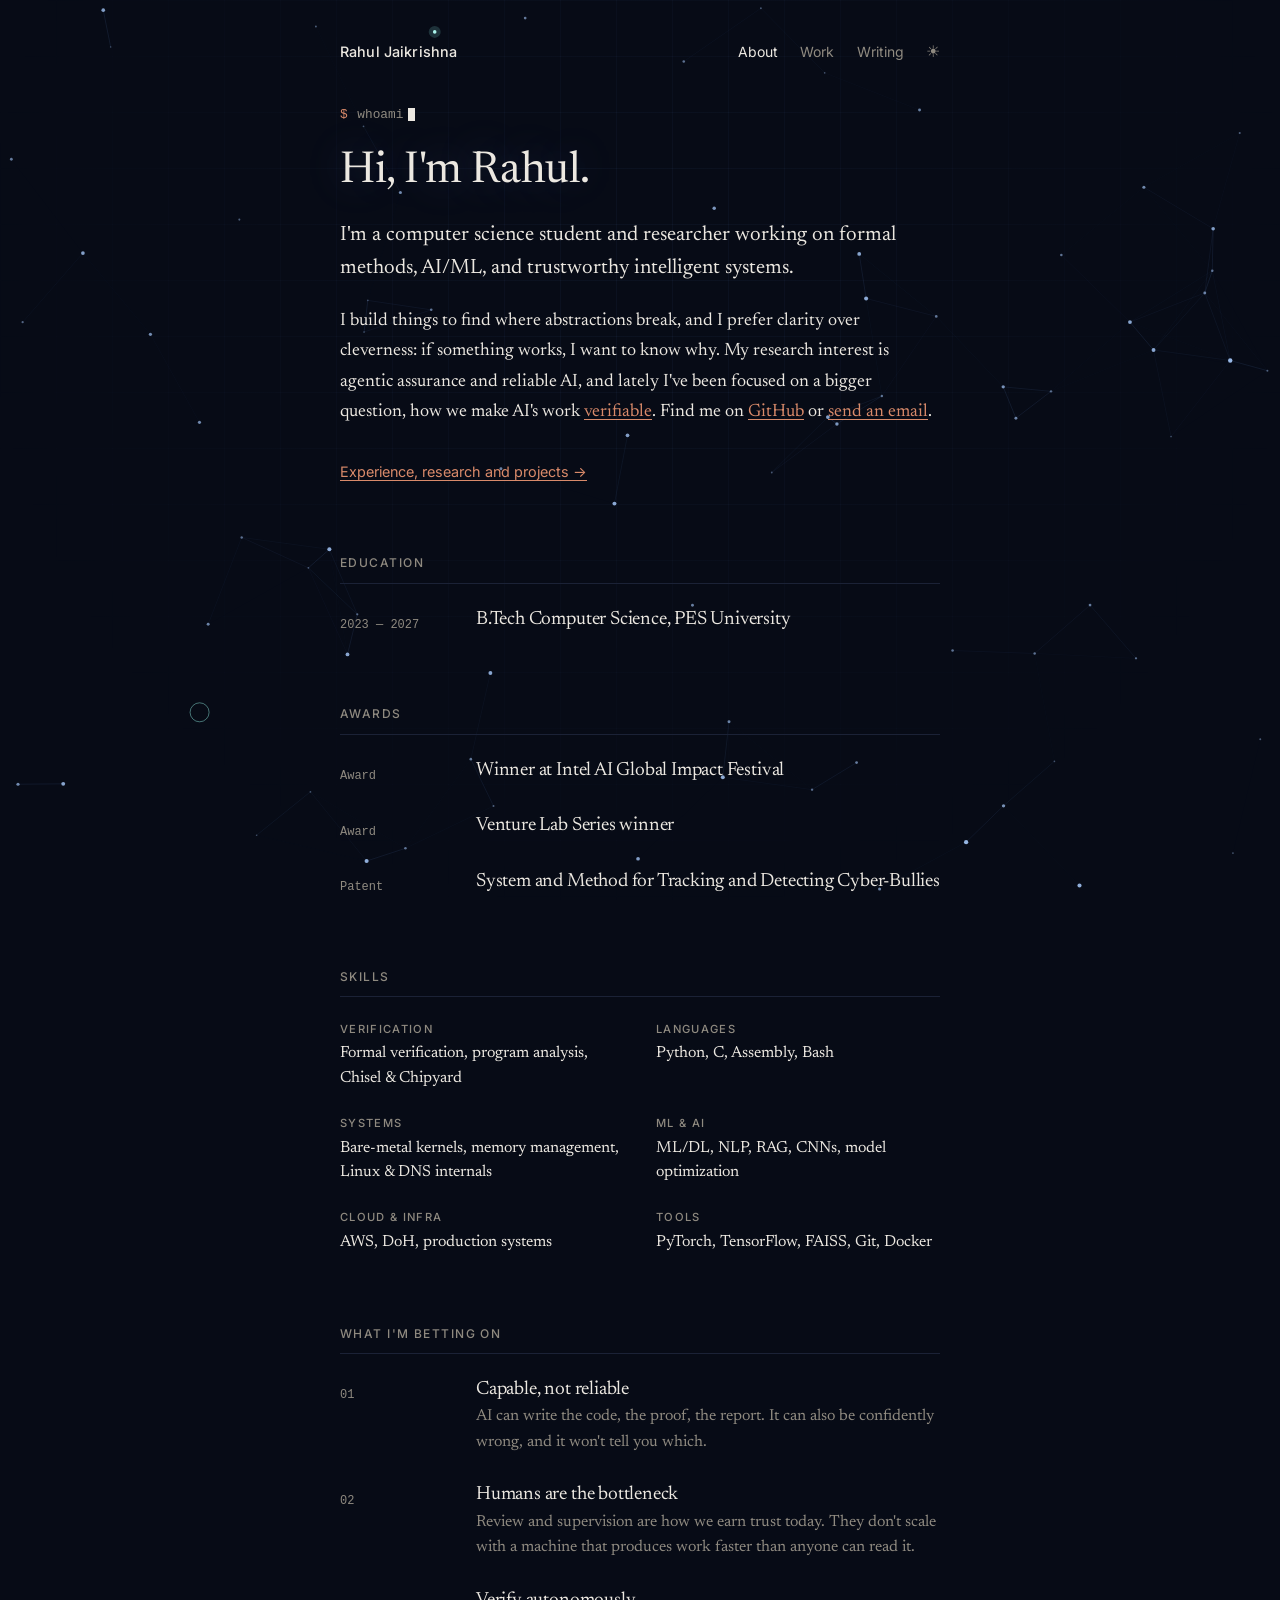
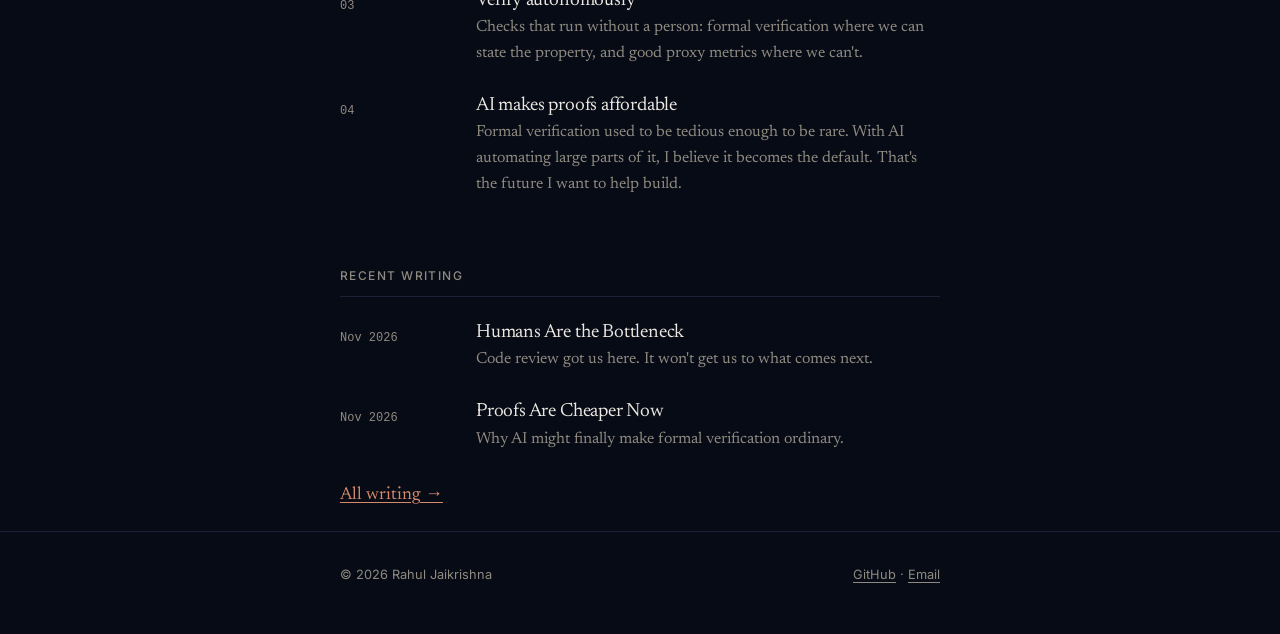
<file: index.html>
<!doctype html>
<html lang="en">
<head>
  <meta charset="utf-8">
  <meta name="viewport" content="width=device-width, initial-scale=1">
  <title>Rahul Jaikrishna</title>
  <meta name="description" content="Computer science student and researcher working on formal methods, AI/ML, and trustworthy intelligent systems.">
  <link rel="preconnect" href="https://fonts.googleapis.com">
  <link rel="preconnect" href="https://fonts.gstatic.com" crossorigin>
  <link href="https://fonts.googleapis.com/css2?family=Inter:wght@400;500&family=Newsreader:ital,opsz,wght@0,6..72,400;1,6..72,400&display=swap" rel="stylesheet">
  <link rel="stylesheet" href="style.css">
  <script src="script.js"></script>
</head>
<body>
  <header>
    <div class="wrap">
      <a class="brand" href="index.html">Rahul Jaikrishna</a>
      <nav>
        <a href="index.html" aria-current="page">About</a>
        <a href="work.html">Work</a>
        <a href="writing.html">Writing</a>
        <button id="theme" type="button"></button>
      </nav>
    </div>
  </header>

  <main class="wrap">
    <p class="eyebrow"><span class="prompt">$</span>whoami<span class="cursor"></span></p>
    <h1>Hi, I'm Rahul.</h1>
    <p class="lede">
      I'm a computer science student and researcher working on formal methods,
      AI/ML, and trustworthy intelligent systems.
    </p>
    <p>
      I build things to find where abstractions break, and I prefer clarity over cleverness:
      if something works, I want to know why. My research interest is agentic assurance and reliable AI,
      and lately I've been focused on a bigger question, how we make AI's work
      <a href="#bet">verifiable</a>. Find me on
      <a href="https://github.com/Tensorflow-Ranger">GitHub</a> or
      <a href="mailto:rahul.jaikrishna@gmail.com">send an email</a>.
    </p>

    <p class="more"><a href="work.html">Experience, research and projects →</a></p>

    <h2 class="label">Education</h2>
    <div class="item">
      <div class="meta">2023 — 2027</div>
      <div>
        <h3>B.Tech Computer Science, PES University</h3>
      </div>
    </div>

    <h2 class="label">Awards</h2>
    <div class="item">
      <div class="meta">Award</div>
      <div>
        <h3>Winner at Intel AI Global Impact Festival</h3>
      </div>
    </div>
    <div class="item">
      <div class="meta">Award</div>
      <div>
        <h3>Venture Lab Series winner</h3>
      </div>
    </div>
    <div class="item">
      <div class="meta">Patent</div>
      <div>
        <h3>System and Method for Tracking and Detecting Cyber-Bullies</h3>
      </div>
    </div>

    <h2 class="label">Skills</h2>
    <dl class="now">
      <div><dt>Verification</dt><dd>Formal verification, program analysis, Chisel &amp; Chipyard</dd></div>
      <div><dt>Languages</dt><dd>Python, C, Assembly, Bash</dd></div>
      <div><dt>Systems</dt><dd>Bare-metal kernels, memory management, Linux &amp; DNS internals</dd></div>
      <div><dt>ML &amp; AI</dt><dd>ML/DL, NLP, RAG, CNNs, model optimization</dd></div>
      <div><dt>Cloud &amp; infra</dt><dd>AWS, DoH, production systems</dd></div>
      <div><dt>Tools</dt><dd>PyTorch, TensorFlow, FAISS, Git, Docker</dd></div>
    </dl>

    <h2 class="label" id="bet">What I'm betting on</h2>
    <div class="item">
      <div class="meta">01</div>
      <div>
        <h3>Capable, not reliable</h3>
        <p>AI can write the code, the proof, the report. It can also be confidently wrong, and it won't tell you which.</p>
      </div>
    </div>
    <div class="item">
      <div class="meta">02</div>
      <div>
        <h3>Humans are the bottleneck</h3>
        <p>Review and supervision are how we earn trust today. They don't scale with a machine that produces work faster than anyone can read it.</p>
      </div>
    </div>
    <div class="item">
      <div class="meta">03</div>
      <div>
        <h3>Verify autonomously</h3>
        <p>Checks that run without a person: formal verification where we can state the property, and good proxy metrics where we can't.</p>
      </div>
    </div>
    <div class="item">
      <div class="meta">04</div>
      <div>
        <h3>AI makes proofs affordable</h3>
        <p>Formal verification used to be tedious enough to be rare. With AI automating large parts of it, I believe it becomes the default. That's the future I want to help build.</p>
      </div>
    </div>

    <h2 class="label">Recent writing</h2>
    <div class="item">
      <div class="meta">Nov 2026</div>
      <div>
        <h3><a href="posts/humans-are-the-bottleneck.html">Humans Are the Bottleneck</a></h3>
        <p>Code review got us here. It won't get us to what comes next.</p>
      </div>
    </div>
    <div class="item">
      <div class="meta">Nov 2026</div>
      <div>
        <h3><a href="posts/proofs-are-cheaper-now.html">Proofs Are Cheaper Now</a></h3>
        <p>Why AI might finally make formal verification ordinary.</p>
      </div>
    </div>
    <p><a href="writing.html">All writing →</a></p>
  </main>

  <footer>
    <div class="wrap">
      <span>© 2026 Rahul Jaikrishna</span>
      <span><a href="https://github.com/Tensorflow-Ranger">GitHub</a> · <a href="mailto:rahul.jaikrishna@gmail.com">Email</a></span>
    </div>
  </footer>
</body>
</html>
</file>
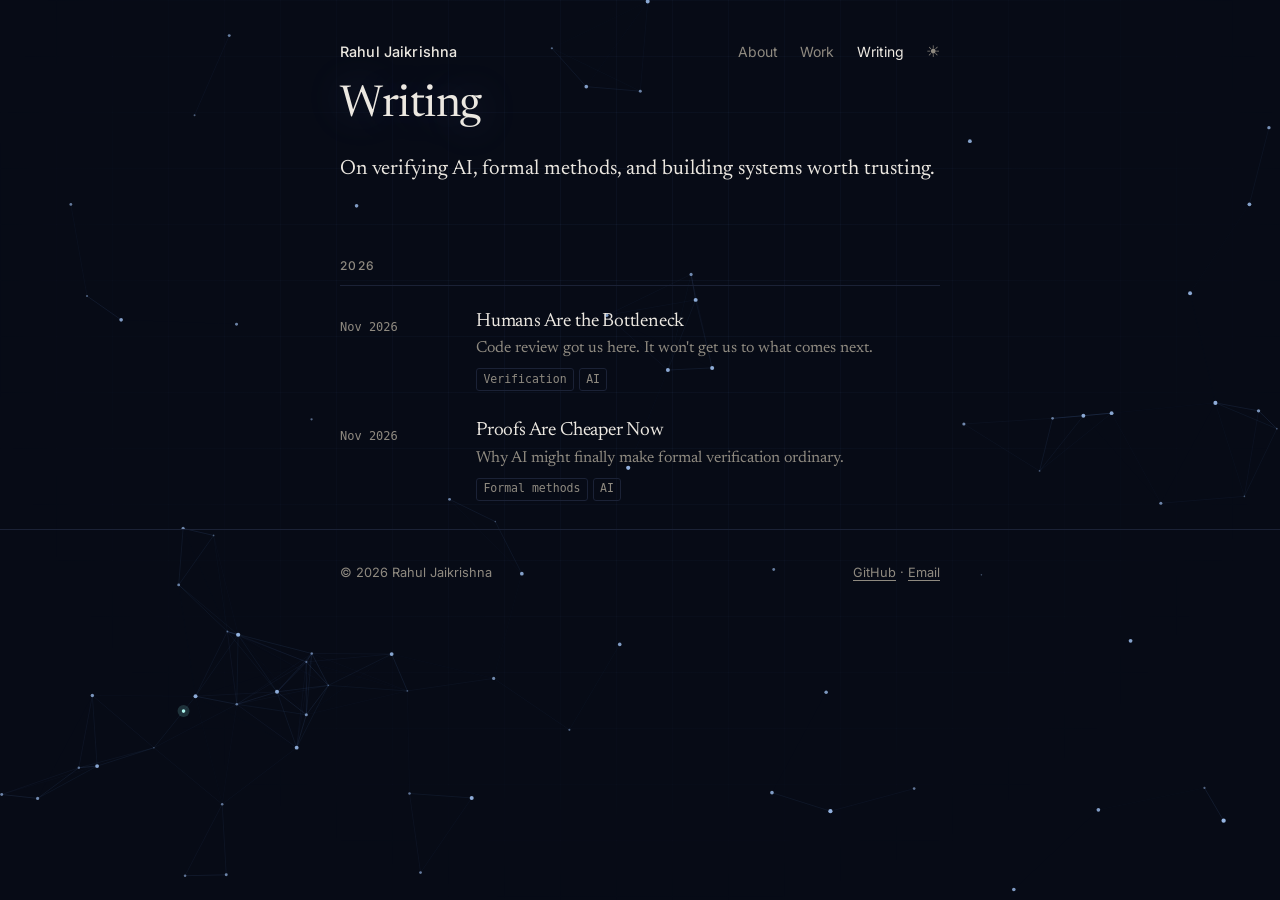
<file: writing.html>
<!doctype html>
<html lang="en">
<head>
  <meta charset="utf-8">
  <meta name="viewport" content="width=device-width, initial-scale=1">
  <title>Writing — Rahul Jaikrishna</title>
  <meta name="description" content="Essays on verifying AI, formal methods, and trustworthy systems.">
  <link rel="preconnect" href="https://fonts.googleapis.com">
  <link rel="preconnect" href="https://fonts.gstatic.com" crossorigin>
  <link href="https://fonts.googleapis.com/css2?family=Inter:wght@400;500&family=Newsreader:ital,opsz,wght@0,6..72,400;1,6..72,400&display=swap" rel="stylesheet">
  <link rel="stylesheet" href="style.css">
  <script src="script.js"></script>
</head>
<body>
  <header>
    <div class="wrap">
      <a class="brand" href="index.html">Rahul Jaikrishna</a>
      <nav>
        <a href="index.html">About</a>
        <a href="work.html">Work</a>
        <a href="writing.html" aria-current="page">Writing</a>
        <button id="theme" type="button"></button>
      </nav>
    </div>
  </header>

  <main class="wrap">
    <h1>Writing</h1>
    <p class="lede">On verifying AI, formal methods, and building systems worth trusting.</p>

    <h2 class="label">2026</h2>
    <div class="item">
      <div class="meta">Nov 2026</div>
      <div>
        <h3><a href="posts/humans-are-the-bottleneck.html">Humans Are the Bottleneck</a></h3>
        <p>Code review got us here. It won't get us to what comes next.</p>
        <div class="tags"><span>Verification</span><span>AI</span></div>
      </div>
    </div>
    <div class="item">
      <div class="meta">Nov 2026</div>
      <div>
        <h3><a href="posts/proofs-are-cheaper-now.html">Proofs Are Cheaper Now</a></h3>
        <p>Why AI might finally make formal verification ordinary.</p>
        <div class="tags"><span>Formal methods</span><span>AI</span></div>
      </div>
    </div>
  </main>

  <footer>
    <div class="wrap">
      <span>© 2026 Rahul Jaikrishna</span>
      <span><a href="https://github.com/Tensorflow-Ranger">GitHub</a> · <a href="mailto:rahul.jaikrishna@gmail.com">Email</a></span>
    </div>
  </footer>
</body>
</html>
</file>
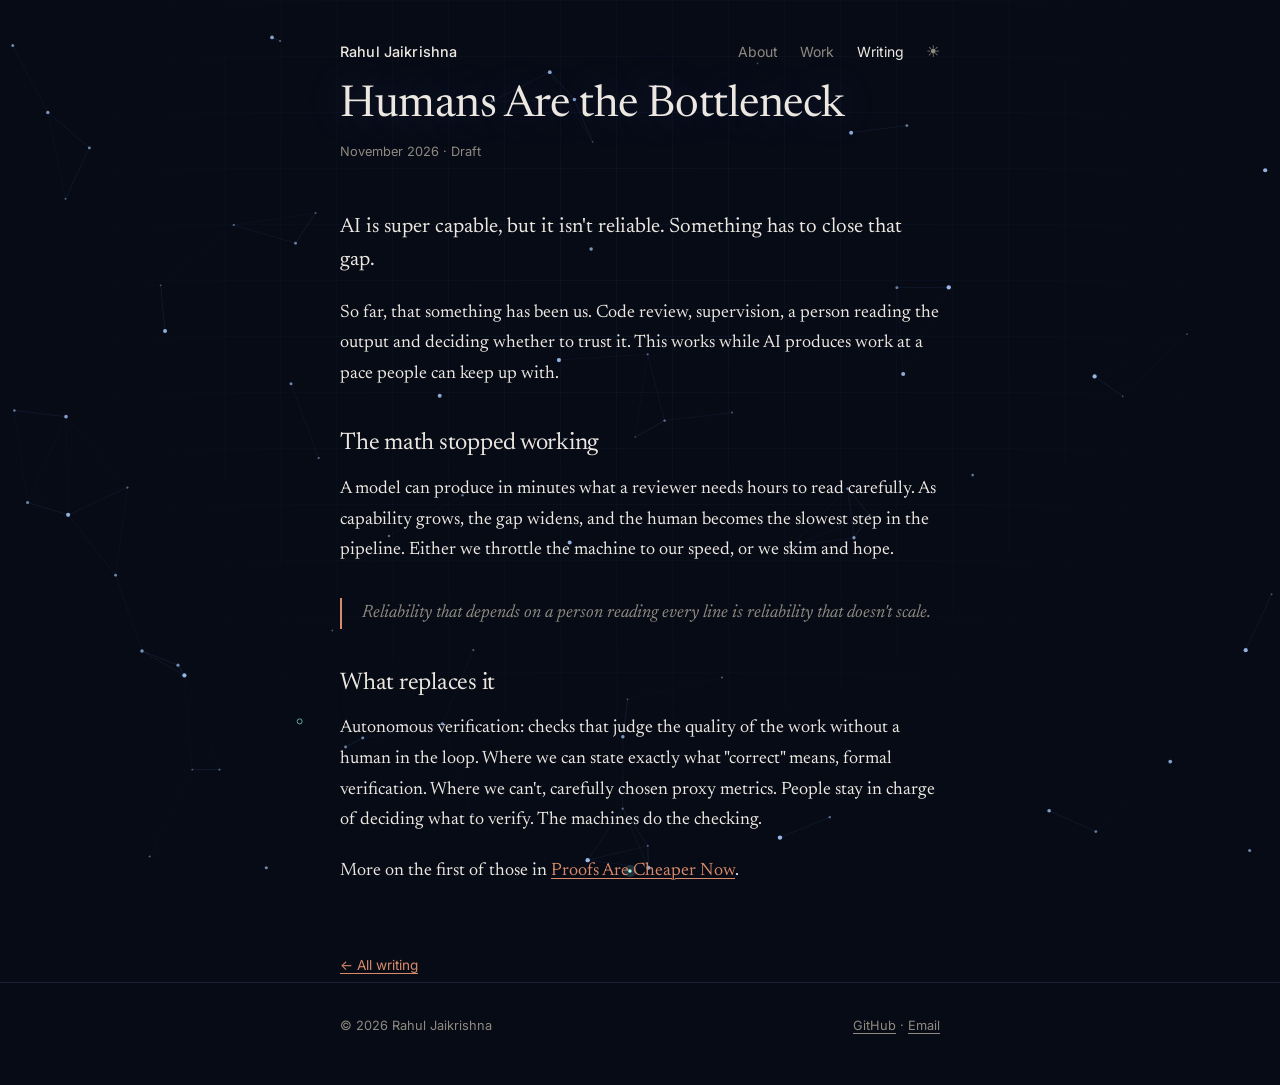
<file: posts/humans-are-the-bottleneck.html>
<!doctype html>
<html lang="en">
<head>
  <meta charset="utf-8">
  <meta name="viewport" content="width=device-width, initial-scale=1">
  <title>Humans Are the Bottleneck — Rahul Jaikrishna</title>
  <meta name="description" content="Code review got us here. It won't get us to what comes next.">
  <link rel="preconnect" href="https://fonts.googleapis.com">
  <link rel="preconnect" href="https://fonts.gstatic.com" crossorigin>
  <link href="https://fonts.googleapis.com/css2?family=Inter:wght@400;500&family=Newsreader:ital,opsz,wght@0,6..72,400;1,6..72,400&display=swap" rel="stylesheet">
  <link rel="stylesheet" href="../style.css">
  <script src="../script.js"></script>
</head>
<body>
  <header>
    <div class="wrap">
      <a class="brand" href="../index.html">Rahul Jaikrishna</a>
      <nav>
        <a href="../index.html">About</a>
        <a href="../work.html">Work</a>
        <a href="../writing.html" aria-current="page">Writing</a>
        <button id="theme" type="button"></button>
      </nav>
    </div>
  </header>

  <main class="wrap">
    <article>
      <h1>Humans Are the Bottleneck</h1>
      <span class="date">November 2026 · Draft</span>

      <p class="lede">AI is super capable, but it isn't reliable. Something has to close that gap.</p>

      <p>So far, that something has been us. Code review, supervision, a person reading the output and deciding whether to trust it. This works while AI produces work at a pace people can keep up with.</p>

      <h2>The math stopped working</h2>
      <p>A model can produce in minutes what a reviewer needs hours to read carefully. As capability grows, the gap widens, and the human becomes the slowest step in the pipeline. Either we throttle the machine to our speed, or we skim and hope.</p>

      <blockquote>Reliability that depends on a person reading every line is reliability that doesn't scale.</blockquote>

      <h2>What replaces it</h2>
      <p>Autonomous verification: checks that judge the quality of the work without a human in the loop. Where we can state exactly what "correct" means, formal verification. Where we can't, carefully chosen proxy metrics. People stay in charge of deciding what to verify. The machines do the checking.</p>

      <p>More on the first of those in <a href="proofs-are-cheaper-now.html">Proofs Are Cheaper Now</a>.</p>

      <a class="back" href="../writing.html">← All writing</a>
    </article>
  </main>

  <footer>
    <div class="wrap">
      <span>© 2026 Rahul Jaikrishna</span>
      <span><a href="https://github.com/Tensorflow-Ranger">GitHub</a> · <a href="mailto:rahul.jaikrishna@gmail.com">Email</a></span>
    </div>
  </footer>
</body>
</html>
</file>
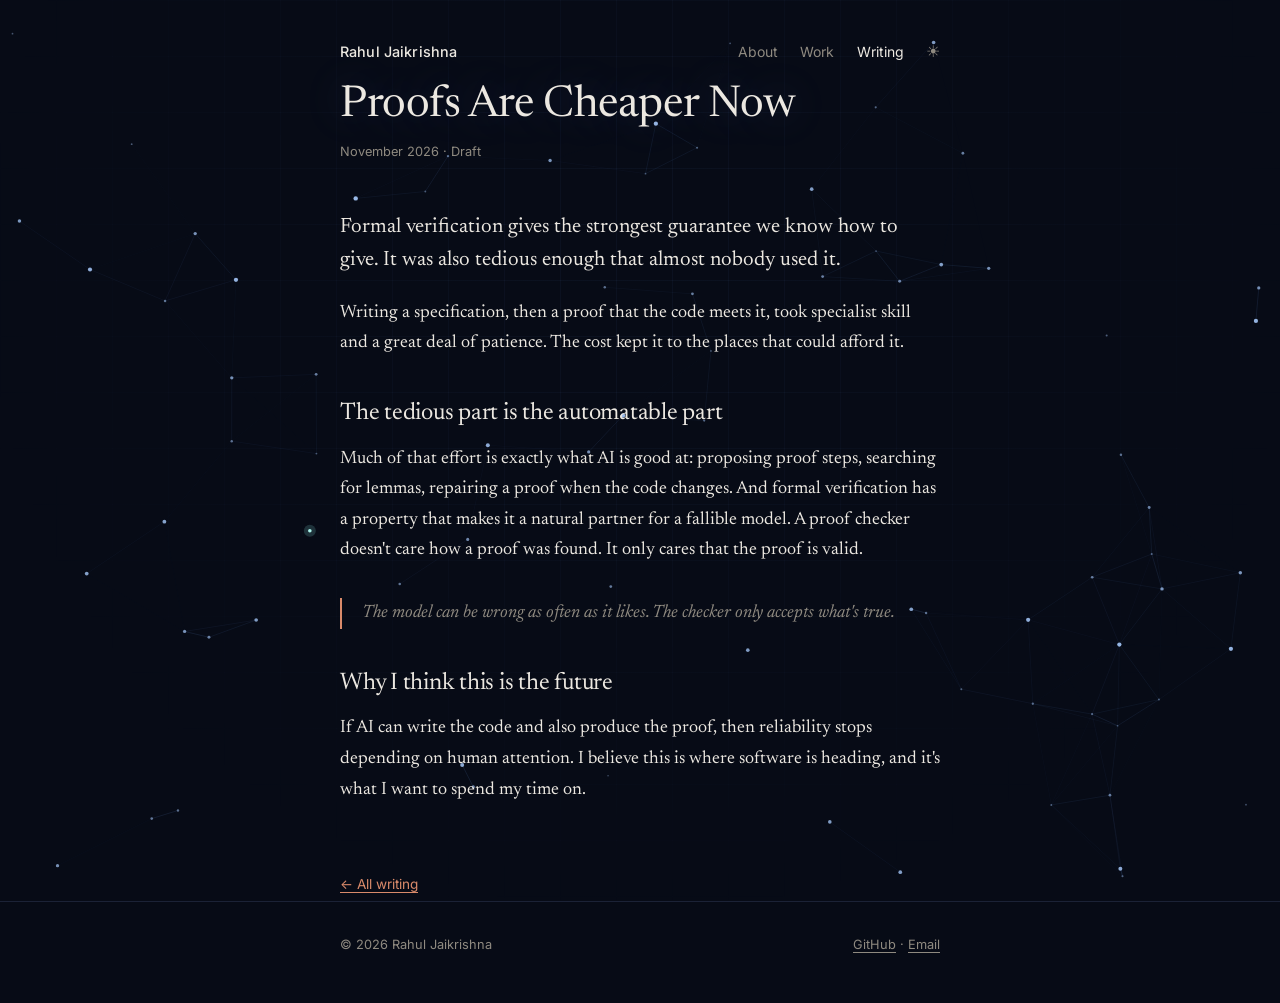
<file: posts/proofs-are-cheaper-now.html>
<!doctype html>
<html lang="en">
<head>
  <meta charset="utf-8">
  <meta name="viewport" content="width=device-width, initial-scale=1">
  <title>Proofs Are Cheaper Now — Rahul Jaikrishna</title>
  <meta name="description" content="Why AI might finally make formal verification ordinary.">
  <link rel="preconnect" href="https://fonts.googleapis.com">
  <link rel="preconnect" href="https://fonts.gstatic.com" crossorigin>
  <link href="https://fonts.googleapis.com/css2?family=Inter:wght@400;500&family=Newsreader:ital,opsz,wght@0,6..72,400;1,6..72,400&display=swap" rel="stylesheet">
  <link rel="stylesheet" href="../style.css">
  <script src="../script.js"></script>
</head>
<body>
  <header>
    <div class="wrap">
      <a class="brand" href="../index.html">Rahul Jaikrishna</a>
      <nav>
        <a href="../index.html">About</a>
        <a href="../work.html">Work</a>
        <a href="../writing.html" aria-current="page">Writing</a>
        <button id="theme" type="button"></button>
      </nav>
    </div>
  </header>

  <main class="wrap">
    <article>
      <h1>Proofs Are Cheaper Now</h1>
      <span class="date">November 2026 · Draft</span>

      <p class="lede">Formal verification gives the strongest guarantee we know how to give. It was also tedious enough that almost nobody used it.</p>

      <p>Writing a specification, then a proof that the code meets it, took specialist skill and a great deal of patience. The cost kept it to the places that could afford it.</p>

      <h2>The tedious part is the automatable part</h2>
      <p>Much of that effort is exactly what AI is good at: proposing proof steps, searching for lemmas, repairing a proof when the code changes. And formal verification has a property that makes it a natural partner for a fallible model. A proof checker doesn't care how a proof was found. It only cares that the proof is valid.</p>

      <blockquote>The model can be wrong as often as it likes. The checker only accepts what's true.</blockquote>

      <h2>Why I think this is the future</h2>
      <p>If AI can write the code and also produce the proof, then reliability stops depending on human attention. I believe this is where software is heading, and it's what I want to spend my time on.</p>

      <a class="back" href="../writing.html">← All writing</a>
    </article>
  </main>

  <footer>
    <div class="wrap">
      <span>© 2026 Rahul Jaikrishna</span>
      <span><a href="https://github.com/Tensorflow-Ranger">GitHub</a> · <a href="mailto:rahul.jaikrishna@gmail.com">Email</a></span>
    </div>
  </footer>
</body>
</html>
</file>
<file: style.css>
:root {
  --bg: #faf8f4;
  --fg: #1f1d1a;
  --muted: #7a756c;
  --line: #e6e1d8;
  --accent: #9a4a2f;
  --serif: "Newsreader", "Iowan Old Style", Georgia, serif;
  --sans: "Inter", -apple-system, "Helvetica Neue", sans-serif;
}
:root[data-theme="dark"] {
  --bg: #161513; --fg: #ece8e1; --muted: #8f8a80; --line: #2c2a26; --accent: #d98a6a;
}

* { box-sizing: border-box; }
html { -webkit-text-size-adjust: 100%; }
body {
  margin: 0;
  background: var(--bg);
  color: var(--fg);
  font-family: var(--serif);
  font-size: 1.125rem;
  line-height: 1.7;
  -webkit-font-smoothing: antialiased;
  transition: background .3s, color .3s;
}
.wrap { max-width: 40rem; margin: 0 auto; padding: 0 1.25rem; }

/* header */
header { padding: 2.5rem 0 1rem; }
header .wrap { display: flex; justify-content: space-between; align-items: baseline; gap: 1rem; }
.brand { font-family: var(--sans); font-size: .9rem; font-weight: 500; letter-spacing: .01em; color: var(--fg); text-decoration: none; }
nav { display: flex; gap: 1.4rem; align-items: baseline; font-family: var(--sans); font-size: .875rem; }
nav a { color: var(--muted); text-decoration: none; transition: color .2s; }
nav a:hover, nav a[aria-current] { color: var(--fg); }
#theme {
  background: none; border: 0; padding: 0; cursor: pointer;
  color: var(--muted); font-size: 1rem; line-height: 1; transition: color .2s;
}
#theme:hover { color: var(--fg); }

/* content */
main { padding: 3rem 0 4rem; }
h1, h2, h3 { font-weight: 400; line-height: 1.2; letter-spacing: -.01em; margin: 0; }
h1 { font-size: clamp(2rem, 5vw, 2.75rem); margin-bottom: 1.25rem; }
h2.label {
  font-family: var(--sans); font-size: .75rem; font-weight: 500;
  text-transform: uppercase; letter-spacing: .12em; color: var(--muted);
  margin: 4.5rem 0 1.5rem; padding-bottom: .75rem; border-bottom: 1px solid var(--line);
}
p { margin: 0 0 1.25rem; }
.lede { font-size: 1.3rem; line-height: 1.6; color: var(--fg); }
a { color: var(--accent); text-underline-offset: 3px; text-decoration-thickness: 1px; }
a:hover { text-decoration-thickness: 2px; }

/* lists */
.item { display: grid; grid-template-columns: 7rem 1fr; gap: 1.5rem; margin-bottom: 1.75rem; }
.item .meta { font-family: var(--sans); font-size: .8rem; color: var(--muted); padding-top: .45rem; font-variant-numeric: tabular-nums; }
.item h3 { font-size: 1.2rem; margin-bottom: .2rem; }
.item h3 a { color: var(--fg); text-decoration: none; background: linear-gradient(var(--accent), var(--accent)) 0 100% / 0 1px no-repeat; transition: background-size .3s; }
.item h3 a:hover { background-size: 100% 1px; }
.item p { margin: 0; color: var(--muted); font-size: 1rem; line-height: 1.6; }
.tags { font-family: var(--sans); font-size: .75rem; color: var(--muted); margin-top: .4rem; }

/* post */
article h1 { margin-bottom: .5rem; }
article .date { font-family: var(--sans); font-size: .8rem; color: var(--muted); margin-bottom: 3rem; display: block; }
article h2 { font-size: 1.5rem; margin: 2.5rem 0 1rem; }
article blockquote { margin: 2rem 0; padding-left: 1.25rem; border-left: 2px solid var(--accent); font-style: italic; color: var(--muted); }
article code { font-family: ui-monospace, "SF Mono", Menlo, monospace; font-size: .85em; background: var(--line); padding: .1em .35em; border-radius: 3px; }
.back { font-family: var(--sans); font-size: .85rem; display: inline-block; margin-top: 3rem; }

footer { border-top: 1px solid var(--line); padding: 2rem 0 3rem; font-family: var(--sans); font-size: .8rem; color: var(--muted); }
footer .wrap { display: flex; justify-content: space-between; flex-wrap: wrap; gap: .75rem; }
footer a { color: var(--muted); }
footer a:hover { color: var(--fg); }

/* entrance + scroll reveal */
main > h1, main > .lede, article > * { animation: rise .8s cubic-bezier(.2,.7,.2,1) backwards; }
main > h1 { animation-delay: .15s; }
main > .lede { animation-delay: .3s; }
@keyframes rise { from { opacity: 0; transform: translateY(12px); } }
.reveal { opacity: 0; transform: translateY(14px); transition: opacity .7s ease, transform .7s cubic-bezier(.2,.7,.2,1); }
.reveal.in { opacity: 1; transform: none; }

.progress { position: fixed; top: 0; left: 0; right: 0; height: 2px; background: var(--accent); transform: scaleX(0); transform-origin: 0 50%; z-index: 10; }

/* ---------- Night sky ---------- */
:root[data-theme="dark"] { --bg: #070b16; --line: #1b2236; }
#sky, .grid { position: fixed; inset: 0; width: 100%; height: 100%; z-index: -1; pointer-events: none; }
.grid {
  background-image: linear-gradient(rgba(120,170,255,.045) 1px, transparent 1px), linear-gradient(90deg, rgba(120,170,255,.045) 1px, transparent 1px);
  background-size: 56px 56px;
  -webkit-mask-image: radial-gradient(ellipse at 50% 30%, #000 10%, transparent 75%);
  mask-image: radial-gradient(ellipse at 50% 30%, #000 10%, transparent 75%);
}
:root:not([data-theme="dark"]) #sky, :root:not([data-theme="dark"]) .grid { display: none; }
.mono, .eyebrow, .item .meta, .tags, .now dt { font-family: ui-monospace, "SF Mono", Menlo, Consolas, monospace; }
.eyebrow { font-size: .8rem; color: var(--muted); margin: 1.5rem 0 1.25rem; animation: rise .8s cubic-bezier(.2,.7,.2,1) backwards; }
.eyebrow .prompt { color: var(--accent); margin-right: .6rem; }
.eyebrow .cursor { display: inline-block; width: .55em; height: 1.05em; margin-left: .3rem; background: var(--fg); vertical-align: -.2em; animation: blink 1.1s steps(1) infinite; }
@keyframes blink { 50% { opacity: 0; } }
.item .meta { font-size: .75rem; letter-spacing: 0; } .tags { font-size: .72rem; }
.tags span { border: 1px solid var(--line); border-radius: 3px; padding: .05rem .4rem; margin-right: .3rem; display: inline-block; }
:root[data-theme="dark"] h1 { text-shadow: 0 0 40px rgba(160,170,255,.25); }

/* ---------- Places & Now ---------- */
.place .meta { font-variant-numeric: tabular-nums; letter-spacing: .02em; }
.place { transition: transform .35s cubic-bezier(.2,.7,.2,1); }
.place:hover { transform: translateX(6px); }
.place h3 { transition: color .25s; } .place:hover h3 { color: var(--accent); }
.now { display: grid; grid-template-columns: 1fr 1fr; gap: 1.5rem 2rem; font-size: 1rem; line-height: 1.55; }
.now dt { font-family: var(--sans); font-size: .7rem; font-weight: 500; text-transform: uppercase; letter-spacing: .12em; color: var(--muted); margin-bottom: .2rem; }
.now dd { margin: 0; }
.dot { display: inline-block; width: .5rem; height: .5rem; border-radius: 50%; background: #5aa469; margin-right: .5rem; vertical-align: .08em; animation: pulse 2.4s ease-out infinite; }
@keyframes pulse { 0% { box-shadow: 0 0 0 0 rgba(90,164,105,.5); } 100% { box-shadow: 0 0 0 .6rem rgba(90,164,105,0); } }
.sig { font-style: italic; color: var(--muted); }
@media (prefers-reduced-motion: reduce) { * { animation: none !important; transition: none !important; } }

@media (max-width: 34rem) {
  .item { grid-template-columns: 1fr; gap: .1rem; }
  .item .meta { padding-top: 0; }
  .now { grid-template-columns: 1fr; }
  nav { gap: 1rem; }
}

/* ---------- Work: roles with logos ---------- */
.role { display: grid; grid-template-columns: 3rem 1fr; gap: 1.1rem; margin-bottom: 2rem; }
.role h3 { font-size: 1.2rem; margin-bottom: .1rem; }
.role .sub { font-family: ui-monospace, "SF Mono", Menlo, monospace; font-size: .75rem; color: var(--muted); margin-bottom: .5rem; }
.role p { margin: 0; color: var(--muted); font-size: 1rem; line-height: 1.6; }
.logo { position: relative; width: 3rem; height: 3rem; border-radius: 12px; background: #f3efe8; border: 1px solid var(--line); display: grid; place-items: center; overflow: hidden; flex: none; transition: transform .3s cubic-bezier(.2,.7,.2,1); }
.logo b { font-family: var(--sans); font-weight: 500; font-size: .85rem; color: #4a463f; }
.logo img { position: absolute; inset: 0; margin: auto; width: 62%; height: 62%; object-fit: contain; background: #f3efe8; }
.logo:has(img) { background: #fff; } .logo img { background: #fff; }
.role:hover .logo { transform: rotate(-4deg) scale(1.05); }
.more { margin: 2rem 0 0; font-family: var(--sans); font-size: .9rem; }
</file>
